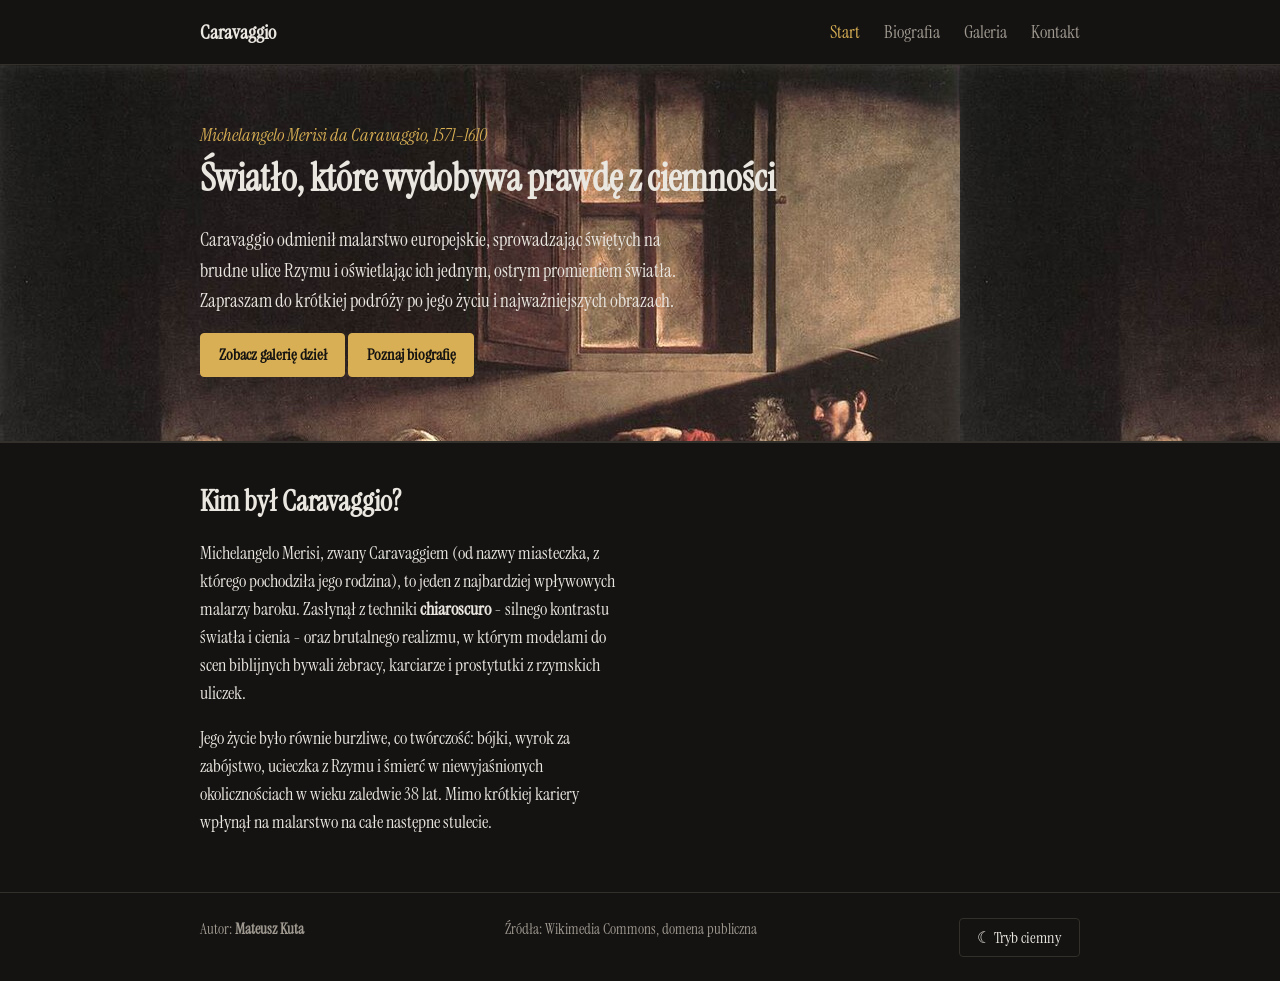
<file: first_project/index.html>
<!DOCTYPE html>
<html lang="pl">
<head>
    <meta charset="UTF-8">
    <meta name="viewport" content="width=device-width, initial-scale=1.0">
    <title>Caravaggio</title>
    <link rel="stylesheet" href="style.css">
</head>
<body>

    <!-- NAVIGATION -->
    <header class="site-header">
        <nav class="navbar">
            <a href="index.html" class="logo">Caravaggio</a>
            <button class="nav-toggle" id="navToggle" aria-label="Otwórz menu">☰</button>
            <ul class="nav-links" id="navLinks">
                <li><a href="index.html">Start</a></li>
                <li><a href="biografia.html">Biografia</a></li>
                <li><a href="galeria.html">Galeria</a></li>
                <li><a href="kontakt.html">Kontakt</a></li>
            </ul>
        </nav>
    </header>

    <main>

        <!-- HERO -->
        <section class="hero" style="background-image:url('./resources/Contarelli.jpg');">
            <div class="hero-content">
                <p class="hero-eyebrow">Michelangelo Merisi da Caravaggio, 1571–1610</p>
                <h1 class="title">Światło, które wydobywa prawdę z ciemności</h1>
                <p class="lead">
                Caravaggio odmienił malarstwo europejskie, sprowadzając świętych
                na brudne ulice Rzymu i oświetlając ich jednym, ostrym promieniem
                światła. Zapraszam do krótkiej podróży po jego życiu i najważniejszych obrazach.
                </p>
                <p>
                <a class="btn btn-solid" href="galeria.html">Zobacz galerię dzieł</a>
                <a class="btn btn-solid" href="biografia.html">Poznaj biografię</a>
                </p>
            </div>
        </section>

        <!-- INTRODUCTION -->
        <section>
            <div class="container two-col">
                <div>
                    <h2 class="section-title">Kim był Caravaggio?</h2>
                    <p>
                    Michelangelo Merisi, zwany Caravaggiem (od nazwy miasteczka,
                    z którego pochodziła jego rodzina), to jeden z najbardziej
                    wpływowych malarzy baroku. Zasłynął z techniki
                    <strong>chiaroscuro</strong> - silnego kontrastu światła
                    i cienia - oraz brutalnego realizmu, w którym modelami do
                    scen biblijnych bywali żebracy, karciarze i prostytutki
                    z rzymskich uliczek.
                    </p>
                    <p>
                    Jego życie było równie burzliwe, co twórczość: bójki,
                    wyrok za zabójstwo, ucieczka z Rzymu i śmierć w niewyjaśnionych
                    okolicznościach w wieku zaledwie 38 lat. Mimo krótkiej
                    kariery wpłynął na malarstwo na całe następne stulecie.
                    </p>
                </div>
            </div>
        </section>
    </main>

    <!-- FOOTER -->
    <footer class="site-footer">
          <div class="footer-inner">
              <p>Autor: <strong>Mateusz Kuta</strong></p><p class="source">Źródła: Wikimedia Commons, domena publiczna</p>
              <button class="theme-switch" id="themeSwitch" type="button">☾ Tryb ciemny</button>
          </div>
    </footer>

  <script src="script.js"></script>
</body>
</html>
</file>
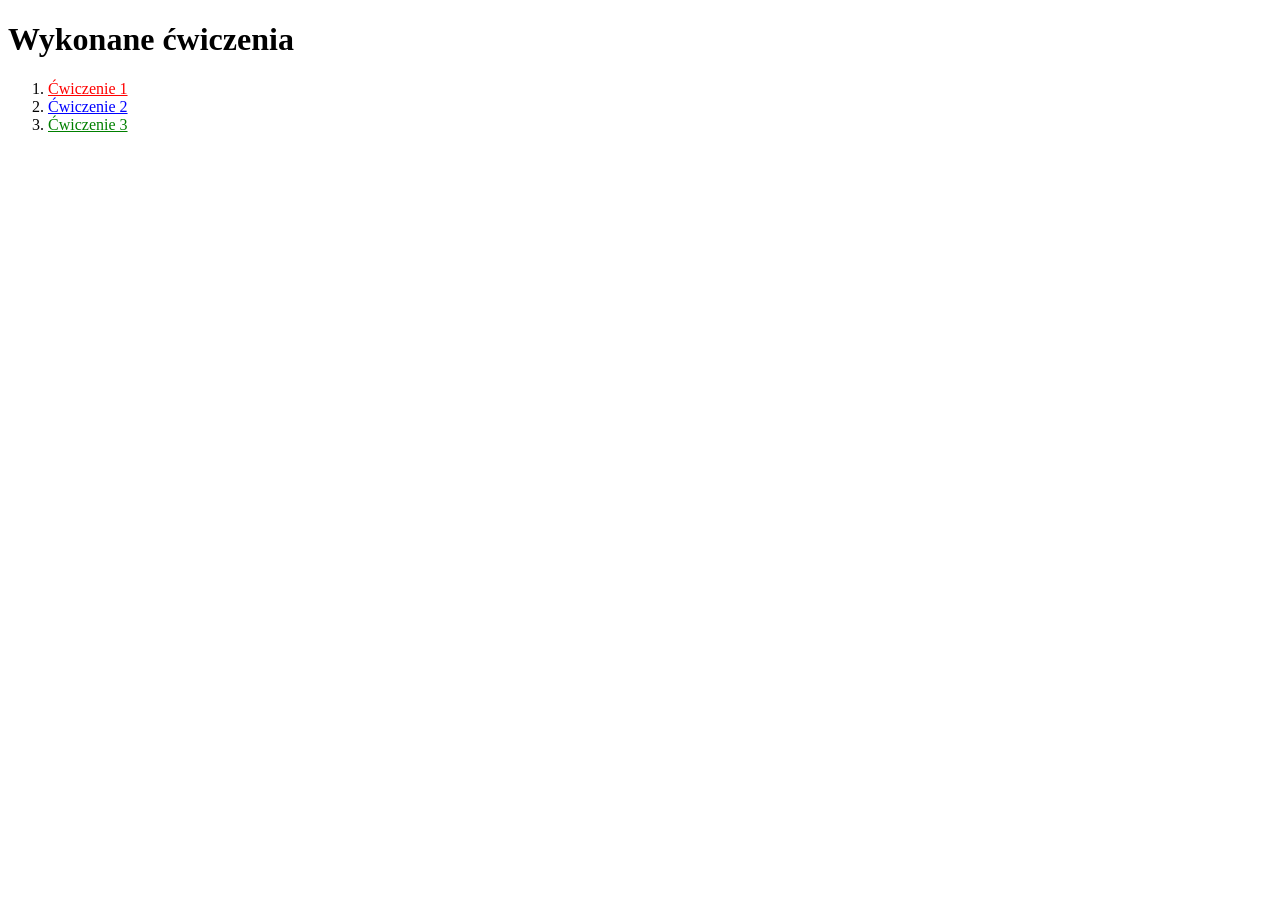
<file: Lab_01/index.html>
<!DOCTYPE html>
<html lang="pl">
    <head>
        <meta charset="UTF-8">
        <meta name="viewport" content="width=device-width, initial-scale=1.0">
        <title>Wykonane ćwiczenia</title>
        <link rel="stylesheet" href="style.css">
    </head>
    <body>
        <h1>Wykonane ćwiczenia</h1>
        <ol>
            <li><a href="article.html" class="link_1">Ćwiczenie 1</a></li>
            <li><a href="products.html" class="link_2">Ćwiczenie 2</a></li>
            <li><a href="squares.html" class="link_3">Ćwiczenie 3</a></li>
        </ol>
    </body>
</html>
</file>
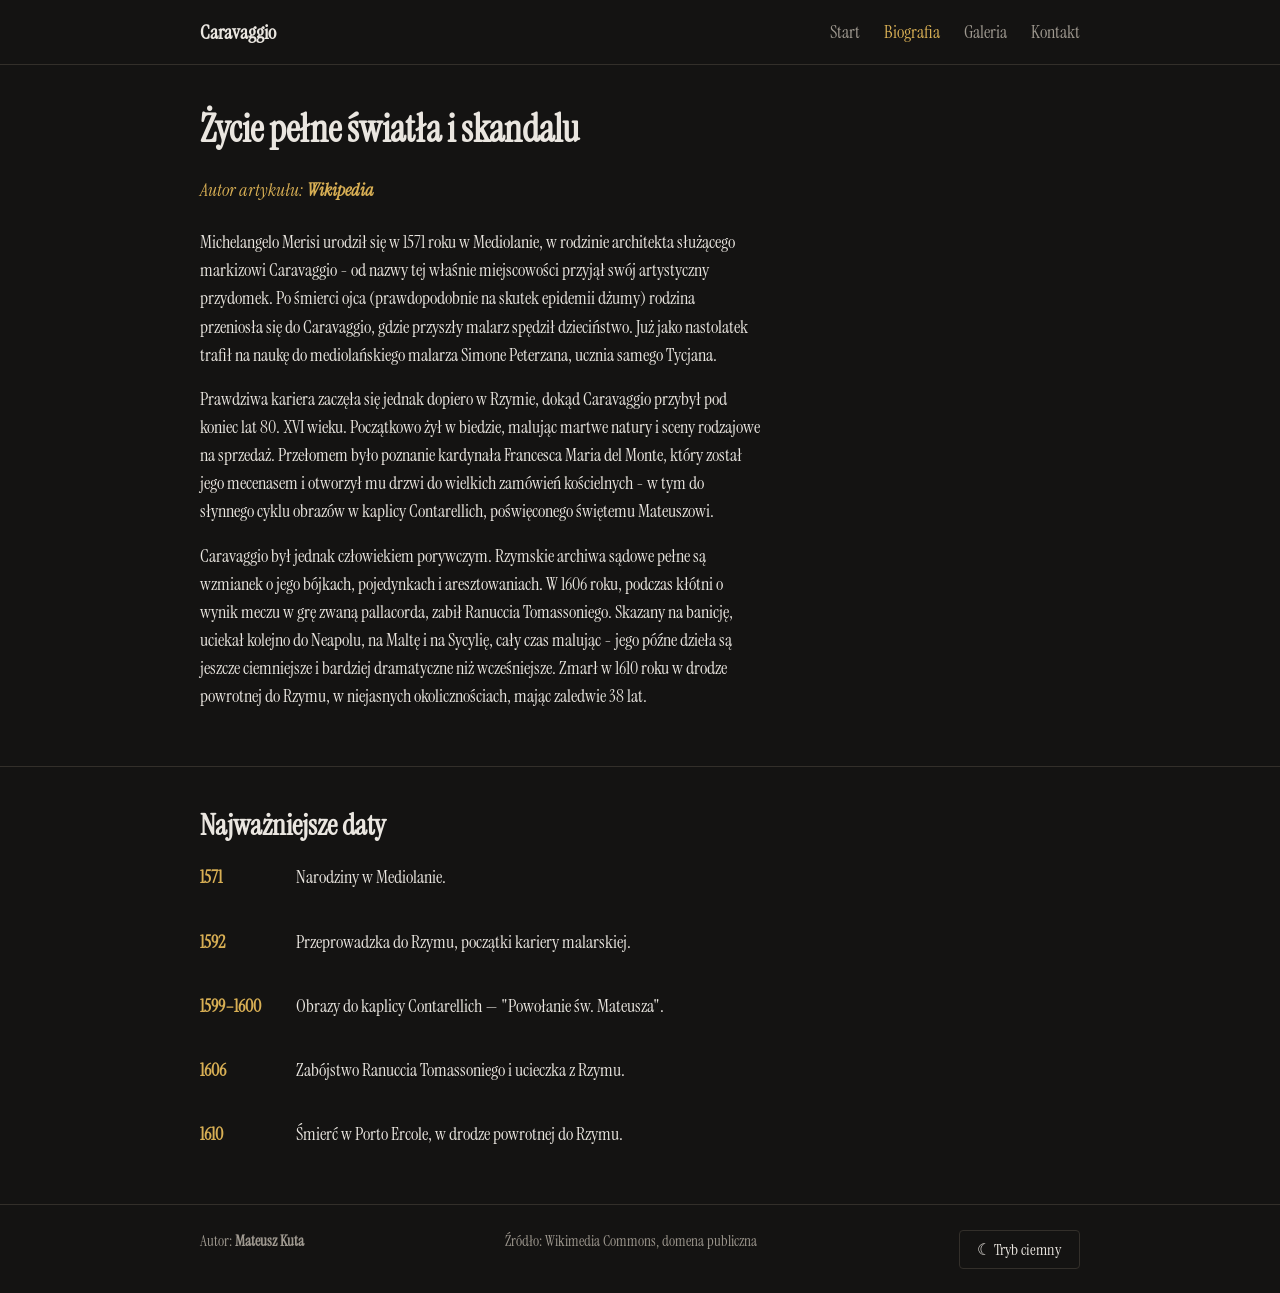
<file: first_project/biografia.html>
<!DOCTYPE html>
<html lang="pl">
<head>
    <meta charset="UTF-8">
    <meta name="viewport" content="width=device-width, initial-scale=1.0">
    <title>Biografia — Caravaggio</title>
    <link rel="stylesheet" href="style.css">
</head>
<body>

    <!-- NAVIGATION -->
    <header class="site-header">
        <nav class="navbar">
            <a href="index.html" class="logo">Caravaggio</a>
            <button class="nav-toggle" id="navToggle" aria-label="Otwórz menu">☰</button>
            <ul class="nav-links" id="navLinks">
                <li><a href="index.html">Start</a></li>
                <li><a href="biografia.html">Biografia</a></li>
                <li><a href="galeria.html">Galeria</a></li>
                <li><a href="kontakt.html">Kontakt</a></li>
            </ul>
        </nav>
    </header>

    <main>

        <!-- ARTICLE -->
        <section>
            <div class="container">
                <h1>Życie pełne światła i skandalu</h1>
                <p class="hero-eyebrow" style="margin-bottom:1.5rem;">Autor artykułu: <strong>Wikipedia</strong></p>

                <article style="max-width: 70ch;">
                    <p>
                    Michelangelo Merisi urodził się w 1571 roku w Mediolanie, w rodzinie
                    architekta służącego markizowi Caravaggio - od nazwy tej właśnie
                    miejscowości przyjął swój artystyczny przydomek. Po śmierci ojca
                    (prawdopodobnie na skutek epidemii dżumy) rodzina przeniosła się
                    do Caravaggio, gdzie przyszły malarz spędził dzieciństwo. Już jako
                    nastolatek trafił na naukę do mediolańskiego malarza Simone
                    Peterzana, ucznia samego Tycjana.
                    </p>
                    <p>
                    Prawdziwa kariera zaczęła się jednak dopiero w Rzymie, dokąd
                    Caravaggio przybył pod koniec lat 80. XVI wieku. Początkowo żył
                    w biedzie, malując martwe natury i sceny rodzajowe na sprzedaż.
                    Przełomem było poznanie kardynała Francesca Maria del Monte,
                    który został jego mecenasem i otworzył mu drzwi do wielkich
                    zamówień kościelnych - w tym do słynnego cyklu obrazów
                    w kaplicy Contarellich, poświęconego świętemu Mateuszowi.
                    </p>
                    <p>
                    Caravaggio był jednak człowiekiem porywczym. Rzymskie archiwa
                    sądowe pełne są wzmianek o jego bójkach, pojedynkach i aresztowaniach.
                    W 1606 roku, podczas kłótni o wynik meczu w grę zwaną pallacorda,
                    zabił Ranuccia Tomassoniego. Skazany na banicję, uciekał kolejno
                    do Neapolu, na Maltę i na Sycylię, cały czas malując - jego
                    późne dzieła są jeszcze ciemniejsze i bardziej dramatyczne niż
                    wcześniejsze. Zmarł w 1610 roku w drodze powrotnej do Rzymu,
                    w niejasnych okolicznościach, mając zaledwie 38 lat.
                    </p>
                </article>
            </div>
        </section>

        <!-- TIMELINE -->
        <section>
            <div class="container">
                <h2 class="section-title">Najważniejsze daty</h2>
                <div class="timeline">
                    <div class="timeline-item">
                        <span class="timeline-year">1571</span>
                        <p>Narodziny w Mediolanie.</p>
                    </div>
                    <div class="timeline-item">
                        <span class="timeline-year">1592</span>
                        <p>Przeprowadzka do Rzymu, początki kariery malarskiej.</p>
                    </div>
                    <div class="timeline-item">
                        <span class="timeline-year">1599–1600</span>
                        <p>Obrazy do kaplicy Contarellich — "Powołanie św. Mateusza".</p>
                    </div>
                    <div class="timeline-item">
                        <span class="timeline-year">1606</span>
                        <p>Zabójstwo Ranuccia Tomassoniego i ucieczka z Rzymu.</p>
                    </div>
                    <div class="timeline-item">
                        <span class="timeline-year">1610</span>
                        <p>Śmierć w Porto Ercole, w drodze powrotnej do Rzymu.</p>
                    </div>
                </div>
            </div>
        </section>
    </main>

    <!-- FOOTER -->
    <footer class="site-footer">
          <div class="footer-inner">
              <p>Autor: <strong>Mateusz Kuta</strong></p><p class="source">Źródło: Wikimedia Commons, domena publiczna</p>
              <button class="theme-switch" id="themeSwitch" type="button">☾ Tryb ciemny</button>
          </div>
    </footer>

  <script src="script.js"></script>
</body>
</html>
</file>
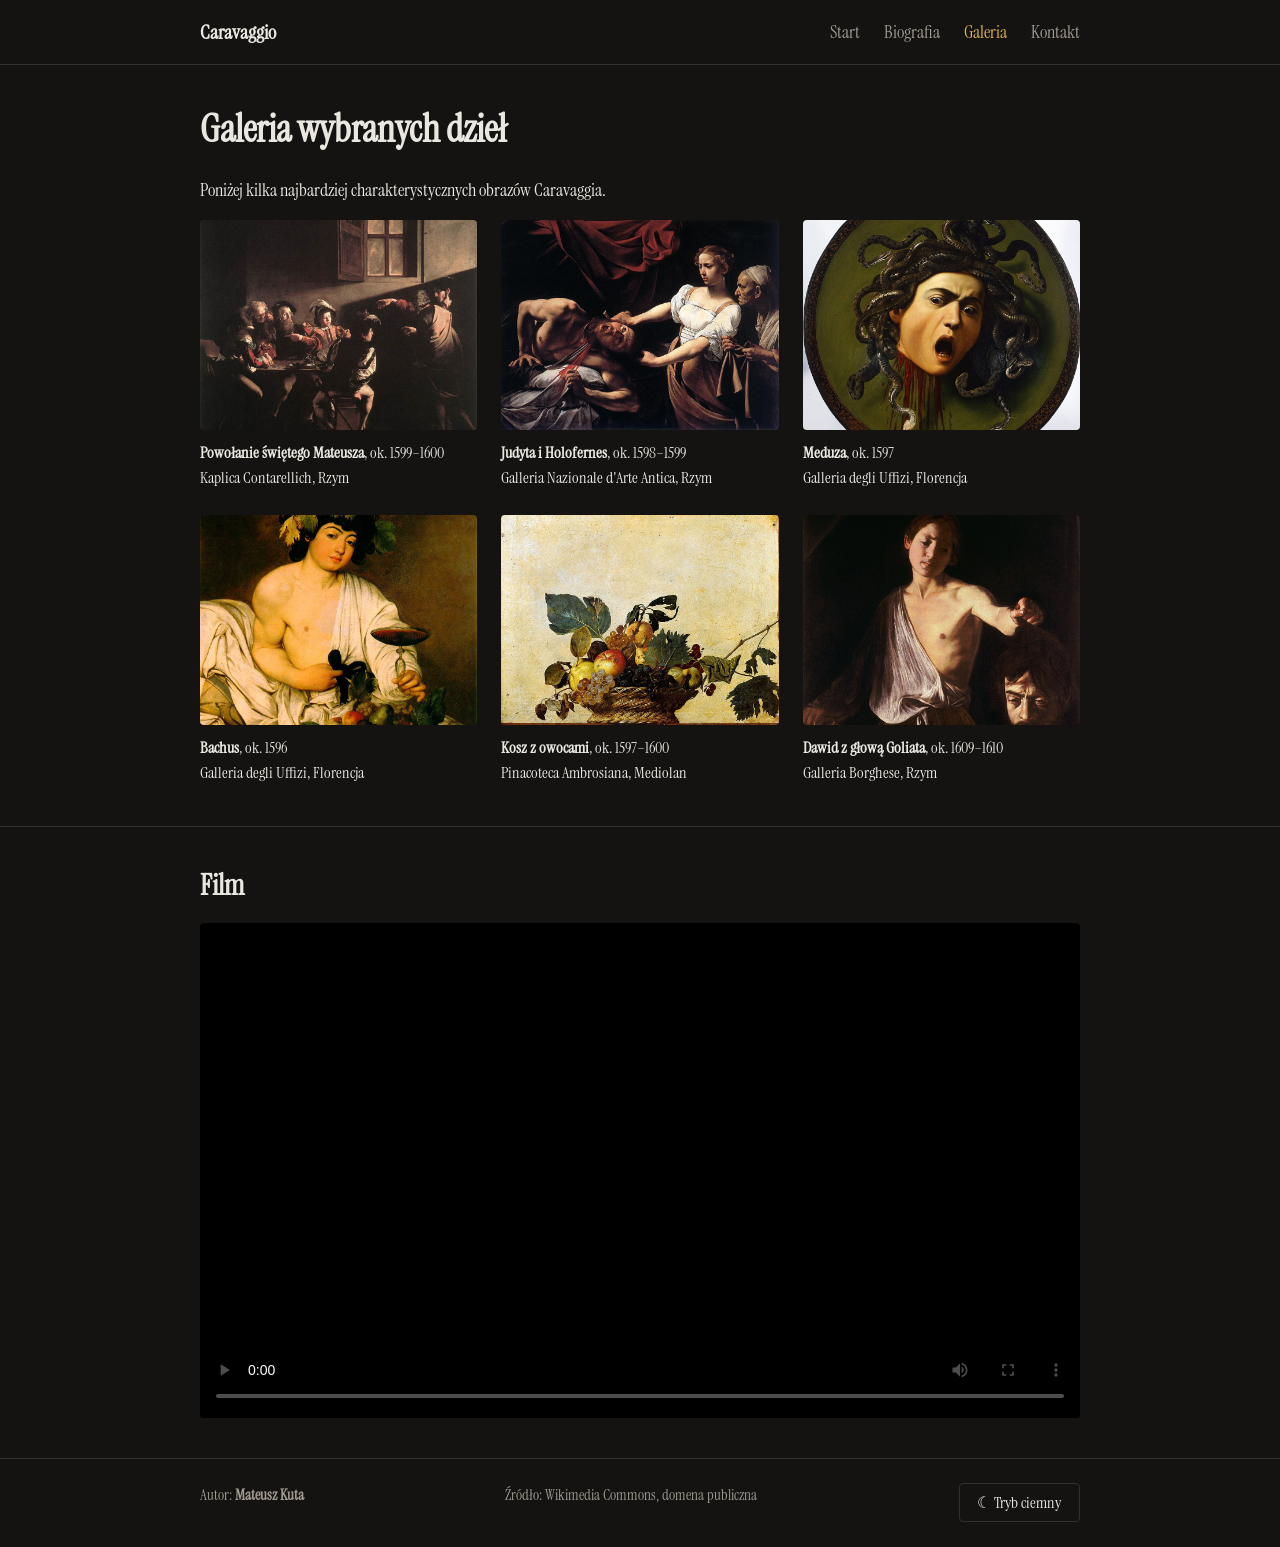
<file: first_project/galeria.html>
<!DOCTYPE html>
<html lang="pl">
<head>
    <meta charset="UTF-8">
    <meta name="viewport" content="width=device-width, initial-scale=1.0">
    <title>Galeria — Caravaggio</title>
    <link rel="stylesheet" href="style.css">
</head>
<body>

    <!-- NAVIGATION -->
    <header class="site-header">
        <nav class="navbar">
            <a href="index.html" class="logo">Caravaggio</a>
            <button class="nav-toggle" id="navToggle" aria-label="Otwórz menu">☰</button>
            <ul class="nav-links" id="navLinks">
                <li><a href="index.html">Start</a></li>
                <li><a href="biografia.html">Biografia</a></li>
                <li><a href="galeria.html">Galeria</a></li>
                <li><a href="kontakt.html">Kontakt</a></li>
            </ul>
        </nav>
    </header>

    <main>
        <section>
            <div class="container">
                <h1>Galeria wybranych dzieł</h1>
                <p style="max-width:75ch;">Poniżej kilka najbardziej charakterystycznych obrazów Caravaggia.</p>

                <div class="gallery-grid">
                    <figure class="gallery-item">
                        <img src="./resources/Contarelli.jpg"
                             alt="Powołanie świętego Mateusza, Caravaggio">
                        <figcaption>
                            <strong>Powołanie świętego Mateusza</strong>, ok. 1599–1600<br>
                            Kaplica Contarellich, Rzym
                        </figcaption>
                    </figure>

                    <figure class="gallery-item">
                        <img src="./resources/Judith_Beheading_Holofernes.jpg"
                           alt="Judyta ścinająca głowę Holofernesowi, Caravaggio">
                        <figcaption>
                            <strong>Judyta i Holofernes</strong>, ok. 1598–1599<br>
                            Galleria Nazionale d'Arte Antica, Rzym
                        </figcaption>
                    </figure>

                    <figure class="gallery-item">
                        <img src="./resources/Medusa.jpg"
                           alt="Meduza, Caravaggio">
                        <figcaption>
                            <strong>Meduza</strong>, ok. 1597<br>
                            Galleria degli Uffizi, Florencja
                        </figcaption>
                    </figure>

                    <figure class="gallery-item">
                        <img src="./resources/Bacchus.jpg"
                           alt="Bachus, Caravaggio">
                        <figcaption>
                            <strong>Bachus</strong>, ok. 1596<br>
                            Galleria degli Uffizi, Florencja
                        </figcaption>
                    </figure>

                    <figure class="gallery-item">
                        <img src="./resources/Canestra_di_frutta.jpg"
                           alt="Kosz z owocami, Caravaggio">
                        <figcaption>
                            <strong>Kosz z owocami</strong>, ok. 1597–1600<br>
                            Pinacoteca Ambrosiana, Mediolan
                        </figcaption>
                    </figure>

                    <figure class="gallery-item">
                        <img src="./resources/David_with_the_Head_of_Goliath.jpg"
                           alt="Dawid z głową Goliata, Caravaggio">
                        <figcaption>
                            <strong>Dawid z głową Goliata</strong>, ok. 1609–1610<br>
                            Galleria Borghese, Rzym
                        </figcaption>
                    </figure>
                </div>
            </div>
        </section>

        <section>
            <div class="container">
                <h2 class="section-title">Film</h2>
                <div class="video-wrap">
                    <video controls preload="auto"
                        poster="https://commons.wikimedia.org/wiki/Special:FilePath/CaravaggioContarelli.jpg?width=700">
                    <source src="https://commons.wikimedia.org/wiki/Special:FilePath/15th%20century%20Italian%20prints%20at%20Museum%20Boijmans%20Van%20Beuningen.webm" type="video/webm">
                    Twoja przeglądarka nie obsługuje znacznika wideo.
                    </video>
                </div>
            </div>
        </section>
    </main>

    <!-- FOOTER -->
    <footer class="site-footer">
          <div class="footer-inner">
              <p>Autor: <strong>Mateusz Kuta</strong></p><p class="source">Źródło: Wikimedia Commons, domena publiczna</p>
              <button class="theme-switch" id="themeSwitch" type="button">☾ Tryb ciemny</button>
          </div>
    </footer>

  <script src="script.js"></script>
</body>
</html>
</file>
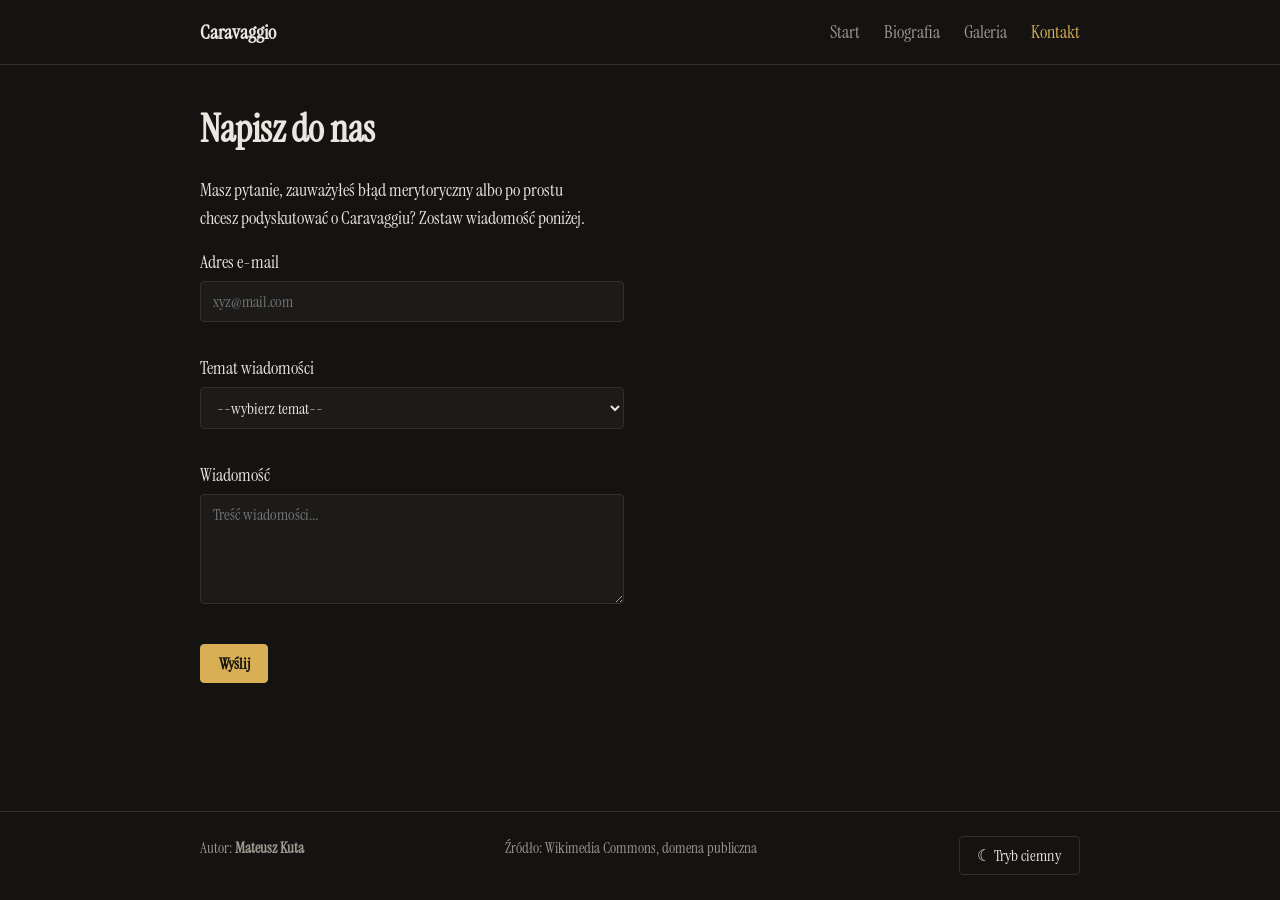
<file: first_project/kontakt.html>
<!DOCTYPE html>
<html lang="pl">
<head>
    <meta charset="UTF-8">
    <meta name="viewport" content="width=device-width, initial-scale=1.0">
    <title>Kontakt — Caravaggio</title>
    <link rel="stylesheet" href="style.css">
</head>
<body>

    <!-- NAVIGATION -->
    <header class="site-header">
        <nav class="navbar">
            <a href="index.html" class="logo">Caravaggio</a>
            <button class="nav-toggle" id="navToggle" aria-label="Otwórz menu">☰</button>
            <ul class="nav-links" id="navLinks">
                <li><a href="index.html">Start</a></li>
                <li><a href="biografia.html">Biografia</a></li>
                <li><a href="galeria.html">Galeria</a></li>
                <li><a href="kontakt.html">Kontakt</a></li>
            </ul>
        </nav>
    </header>

    <main>
        <section>
            <div class="container two-col">
            <div>
                <h1>Napisz do nas</h1>
                <p style="max-width:50ch;">
                    Masz pytanie, zauważyłeś błąd merytoryczny albo po
                    prostu chcesz podyskutować o Caravaggiu? Zostaw wiadomość poniżej.
                </p>
                <form id="contactForm" class="form-grid">
                    <div>
                        <label for="email">Adres e-mail</label>
                        <input type="email" id="email" name="email" placeholder="xyz@mail.com" required>
                        <p class="field-error" id="emailError"></p>
                    </div>
                    <div>
                        <label for="subject">Temat wiadomości</label>
                        <select id="subject" name="subject">
                            <option value="">--wybierz temat--</option>
                            <option value="pytanie">Pytanie o projekt</option>
                            <option value="blad">Zgłoszenie błędu na stronie</option>
                            <option value="wspolpraca">Propozycja współpracy</option>
                            <option value="inne">Inne</option>
                        </select>
                        <p class="field-error" id="subjectError"></p>
                    </div>
                    <div>
                        <label for="message">Wiadomość</label>
                        <textarea id="message" name="message" placeholder="Treść wiadomości..."></textarea>
                        <p class="field-error" id="messageError"></p>
                    </div>
                    <div>
                        <input type="submit" class="btn btn-solid" value="Wyślij">
                    </div>
                    <p class="form-status" id="formStatus"></p>
                </form>
            </div>
          </div>
        </section>
    </main>

    <!-- FOOTER -->
    <footer class="site-footer">
          <div class="footer-inner">
              <p>Autor: <strong>Mateusz Kuta</strong></p><p class="source">Źródło: Wikimedia Commons, domena publiczna</p>
              <button class="theme-switch" id="themeSwitch" type="button">☾ Tryb ciemny</button>
          </div>
    </footer>

  <script src="script.js"></script>
</body>
</html>
</file>
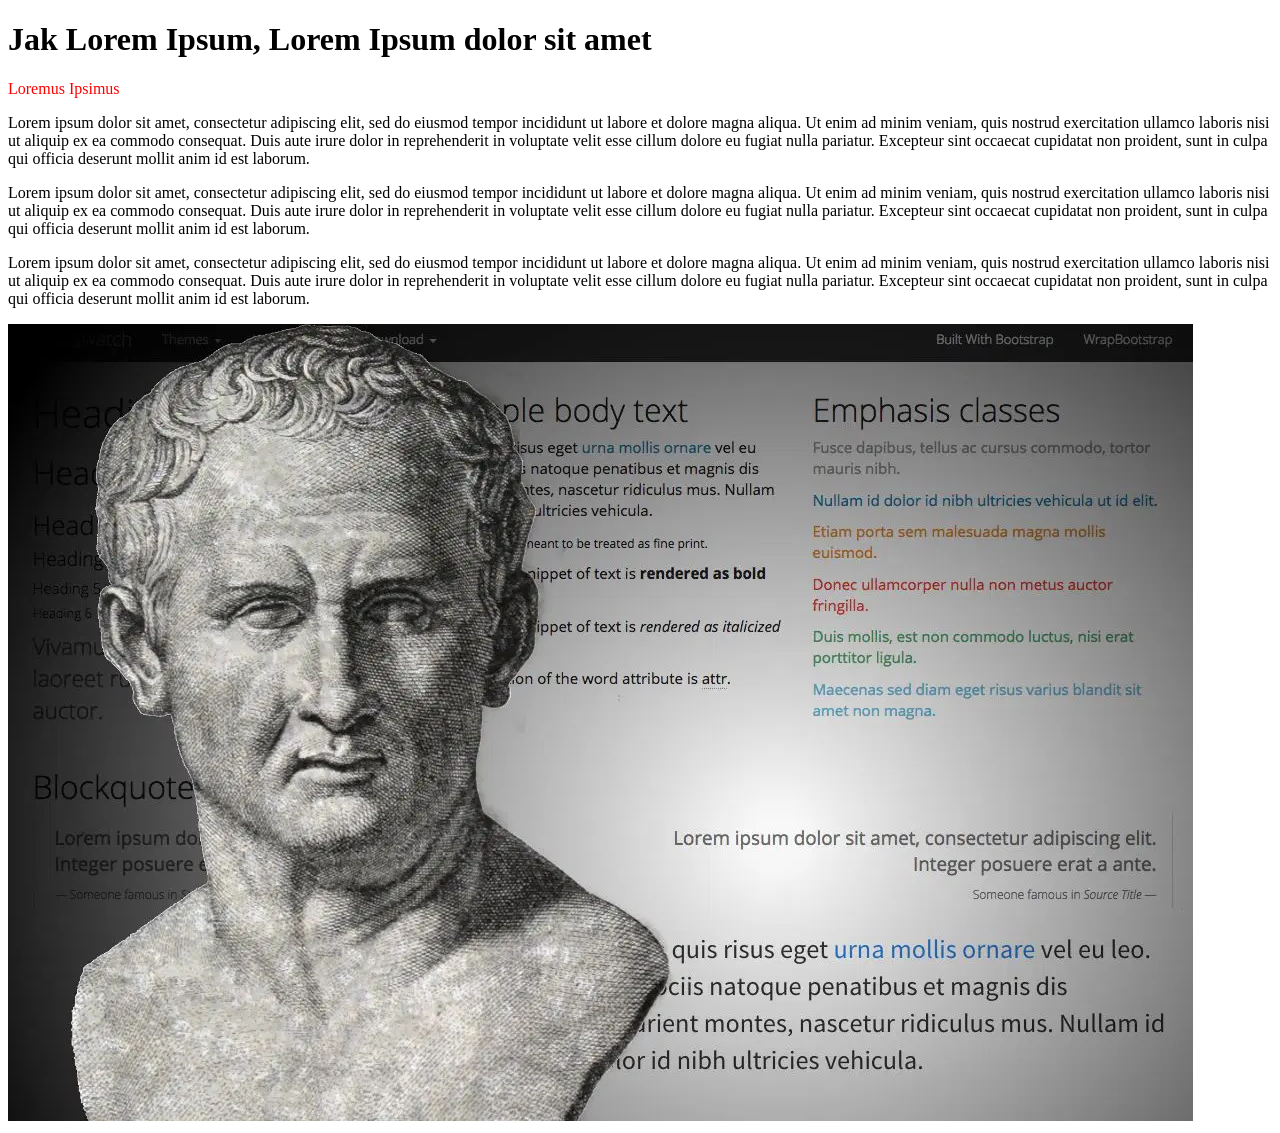
<file: Lab_01/article.html>
<!DOCTYPE html>
<html lang="pl">
    <head>
        <meta charset="UTF-8">
        <meta name="viewport" content="width=device-width, initial-scale=1.0">
        <title>Ćwiczenie 1</title>
        <link rel="stylesheet" href="style.css">
    </head>
    <body>
        <h1>Jak Lorem Ipsum, Lorem Ipsum dolor sit amet</h1>
        <p class="author">Loremus Ipsimus</p>

        <p>Lorem ipsum dolor sit amet, consectetur adipiscing elit, sed do eiusmod tempor incididunt ut labore et dolore magna aliqua. Ut enim ad minim veniam, quis nostrud exercitation ullamco laboris nisi ut aliquip ex ea commodo consequat. Duis aute irure dolor in reprehenderit in voluptate velit esse cillum dolore eu fugiat nulla pariatur. Excepteur sint occaecat cupidatat non proident, sunt in culpa qui officia deserunt mollit anim id est laborum.</p>

        <p>Lorem ipsum dolor sit amet, consectetur adipiscing elit, sed do eiusmod tempor incididunt ut labore et dolore magna aliqua. Ut enim ad minim veniam, quis nostrud exercitation ullamco laboris nisi ut aliquip ex ea commodo consequat. Duis aute irure dolor in reprehenderit in voluptate velit esse cillum dolore eu fugiat nulla pariatur. Excepteur sint occaecat cupidatat non proident, sunt in culpa qui officia deserunt mollit anim id est laborum.</p>

        <p>Lorem ipsum dolor sit amet, consectetur adipiscing elit, sed do eiusmod tempor incididunt ut labore et dolore magna aliqua. Ut enim ad minim veniam, quis nostrud exercitation ullamco laboris nisi ut aliquip ex ea commodo consequat. Duis aute irure dolor in reprehenderit in voluptate velit esse cillum dolore eu fugiat nulla pariatur. Excepteur sint occaecat cupidatat non proident, sunt in culpa qui officia deserunt mollit anim id est laborum.</p>

        <img src="img.png" alt="Zdjęcie">
    </body>
</html>
</file>
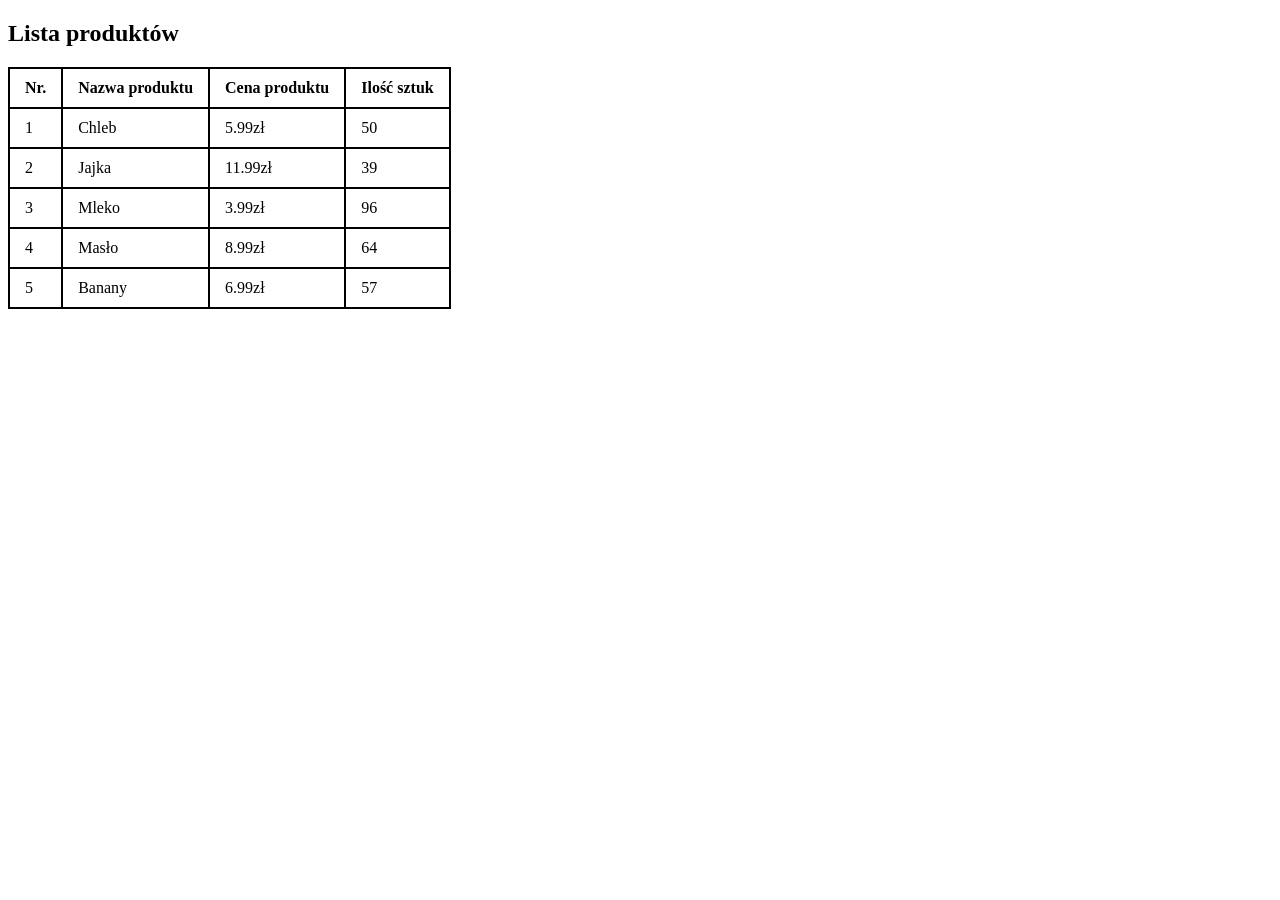
<file: Lab_01/products.html>
<!DOCTYPE html>
<html lang="pl">
    <head>
        <meta charset="UTF-8">
        <meta name="viewport" content="width=device-width, initial-scale=1.0">
        <title>Ćwiczenie 2</title>
        <link rel="stylesheet" href="style.css">
    </head>
    <body>
        <h2>Lista produktów</h2>

        <table class="table">
            <thead>
                <tr>
                    <th>Nr.</th>
                    <th>Nazwa produktu</th>
                    <th>Cena produktu</th>
                    <th>Ilość sztuk</th>
                </tr>
            </thead>
            <tbody>
                <tr>
                    <td>1</td>
                    <td>Chleb</td>
                    <td>5.99zł</td>
                    <td>50</td>
                </tr>
                <tr>
                    <td>2</td>
                    <td>Jajka</td>
                    <td>11.99zł</td>
                    <td>39</td>
                </tr>
                <tr>
                    <td>3</td>
                    <td>Mleko</td>
                    <td>3.99zł</td>
                    <td>96</td>
                </tr>
                <tr>
                    <td>4</td>
                    <td>Masło</td>
                    <td>8.99zł</td>
                    <td>64</td>
                </tr>
                <tr>
                    <td>5</td>
                    <td>Banany</td>
                    <td>6.99zł</td>
                    <td>57</td>
                </tr>
            </tbody>
        </table>
    </body>
</html>
</file>
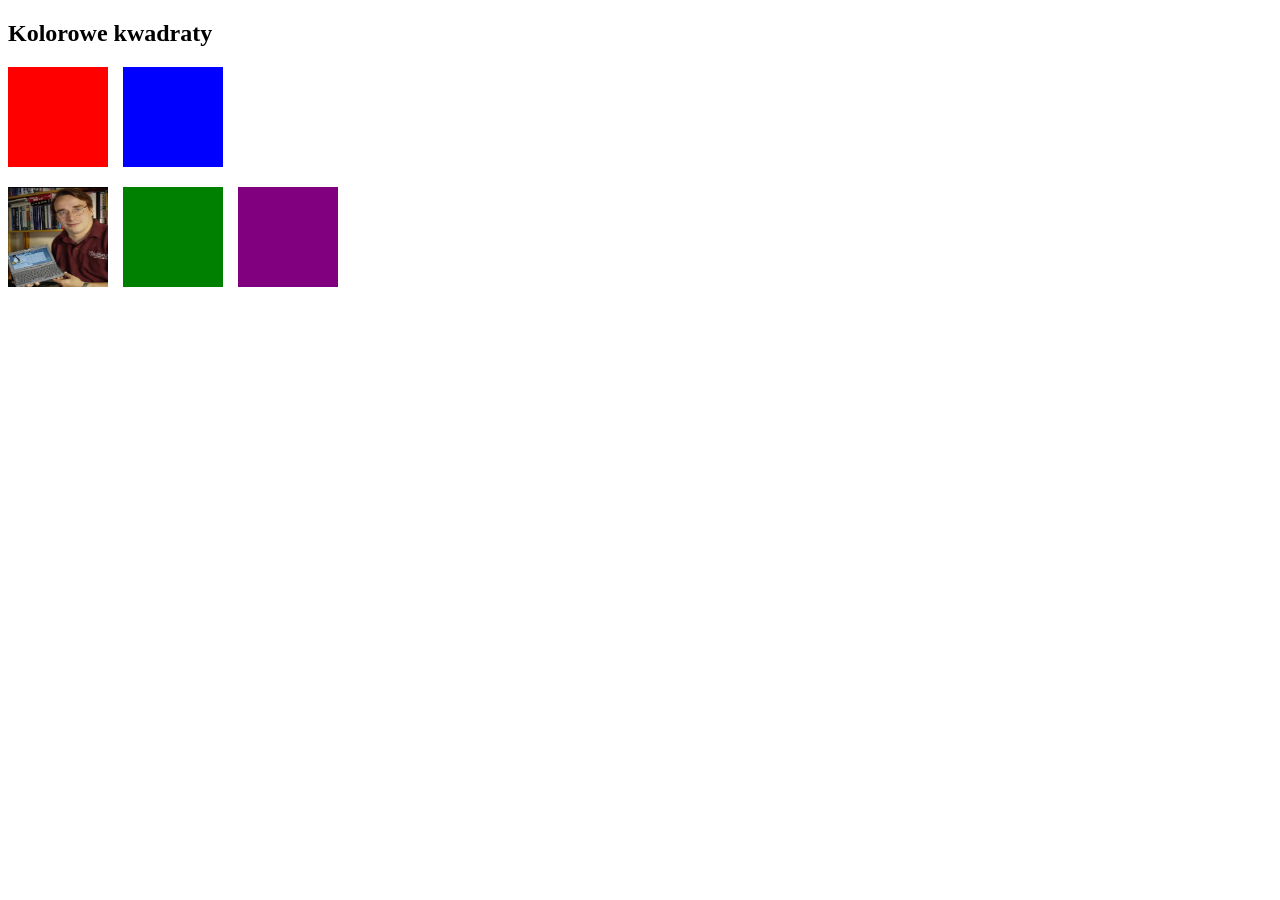
<file: Lab_01/squares.html>
<!DOCTYPE html>
<html lang="pl">
    <head>
        <meta charset="UTF-8">
        <meta name="viewport" content="width=device-width, initial-scale=1.0">
        <title>Ćwiczenie 3</title>
        <link rel="stylesheet" href="style.css">
    </head>
    <body>
        <h2>Kolorowe kwadraty</h2>

        <div class="row">
            <div class="square red_square"></div>
            <div class="square blue_square"></div>
        </div>

        <div class="row">
            <img class="square" src="img_1.png" alt="Linus">
            <div class=" square green_square"></div>
            <div class="square purple_square"></div>
        </div>
    </body>
</html>
</file>
<file: first_project/style.css>
/* ===================================================
                        FONT
   =================================================== */
@import url('https://fonts.googleapis.com/css2?family=Agrave+Pro:wght@100..700&family=Fondamento:ital@0;1&family=Instrument+Serif:ital@0;1&family=Montserrat:ital,wght@0,100..900;1,100..900&family=Oswald:wght@200..700&family=Playfair+Display:ital,wght@0,400..900;1,400..900&family=Playwrite+IS+Guides&display=swap');

/* ===================================================
                        VARS
   =================================================== */
:root {
    --bg: #141312;
    --bg-surface: #1d1b19;
    --accent: #d8af54;
    --text: #eae6e0;
    --text-muted: #9f9990;
    --border: #332f2a;
    --radius: 4px;
    --max-width: 920px;
    --font: 'Instrument Serif', Georgia, serif;
}

body.theme-light {
    --bg: #fbf9f5;
    --bg-surface: #f1ede4;
    --accent: #8f6412;
    --text: #24211d;
    --text-muted: #6e675d;
    --border: #dcd4c5;
}

*, *::before, *::after {
    box-sizing: border-box;
}

body {
    margin: 0;
    background: var(--bg);
    color: var(--text);
    font-family: var(--font);
    font-size: 1.1rem;
    line-height: 1.6;
    min-height: 100vh;
    display: flex;
    flex-direction: column;
}

/* ===================================================
                     TYPOGRAPHY
   =================================================== */
h1, h2, h3, h4 {
    line-height: 1.25;
    margin: 0 0 0.6em;
}

h1 { font-size: 2.4rem; }
h2 { font-size: 1.8rem; }
h3 { font-size: 1.3rem; }

p { margin: 0 0 1rem; }

a {
    color: var(--accent);
    text-decoration: none;
}

a:hover {
    text-decoration: underline;
}

img {
    max-width: 100%;
    display: block;
    border-radius: var(--radius);
}

.container,
.navbar,
.hero-content,
.footer-inner {
    width: 100%;
    max-width: var(--max-width);
    margin: 0 auto;
    padding: 0 1.25rem;
}

/* ===================================================
                     NAVIGATION
   =================================================== */
.site-header {
    border-bottom: 1px solid var(--border);
}

.navbar {
    padding-top: 1rem;
    padding-bottom: 1rem;
    display: flex;
    align-items: center;
    justify-content: space-between;
    position: relative;
}

.logo {
    font-weight: 700;
    font-size: 1.25rem;
    color: var(--text);
}

.logo:hover {
    text-decoration: none;
}

.nav-links {
    list-style: none;
    display: flex;
    gap: 1.5rem;
    margin: 0;
    padding: 0;
}

.nav-links a {
    color: var(--text-muted);
}

.nav-links a:hover,
.nav-links a.active {
    color: var(--accent);
    text-decoration: none;
}

.nav-toggle {
    display: none;
    background: none;
    border: 1px solid var(--border);
    border-radius: var(--radius);
    color: var(--text);
    padding: 0.35rem 0.65rem;
    cursor: pointer;
}

/* ===================================================
                   HERO & SECTIONS
   =================================================== */
.hero {
    padding: 3.5rem 0 3rem;
    border-bottom: 1px solid var(--border);
}

.hero-eyebrow {
    color: var(--accent);
    font-style: italic;
    margin-bottom: 0.3rem;
}

.hero h1.title {
    color: #eae6e0
}

.hero p.lead {
    max-width: 55ch;
    font-size: 1.2rem;
    color: #eae6e0;
}

section {
    padding: 2.5rem 0;
}

section + section {
    border-top: 1px solid var(--border);
}

.section-title {
    margin-bottom: 1.25rem;
}

.two-col {
    display: grid;
    grid-template-columns: 1fr 1fr;
    gap: 2rem;
    align-items: center;
}

/* ===================================================
                      BUTTONS
   =================================================== */
.btn,
.theme-switch {
    display: inline-block;
    padding: 0.5rem 1.1rem;
    border: 1px solid var(--border);
    border-radius: var(--radius);
    background: none;
    color: var(--text);
    font-family: inherit;
    font-size: 1rem;
    cursor: pointer;
}

.btn:hover,
.theme-switch:hover {
    border-color: var(--accent);
    text-decoration: none;
}

.btn-solid {
    background: var(--accent);
    border-color: var(--accent);
    color: #161412;
    font-weight: 600;
}

/* ===================================================
                GALLERY & BIOGRAPHY
   =================================================== */
.gallery-grid {
    display: grid;
    grid-template-columns: repeat(auto-fill, minmax(250px, 1fr));
    gap: 1.5rem;
}

.gallery-item {
    margin: 0;
}

.gallery-item img {
    width: 100%;
    height: 210px;
    object-fit: cover;
}

.gallery-item figcaption {
    padding-top: 0.6rem;
    font-size: 1rem;
}

.gallery-item figcaption .source {
    display: block;
    color: var(--text-muted);
    font-size: 0.9rem;
}

.video-wrap {
    position: relative;
    padding-bottom: 56.25%;
    border-radius: var(--radius);
    overflow: hidden;
    background: #000;
}

.video-wrap iframe,
.video-wrap video {
    position: absolute;
    inset: 0;
    width: 100%;
    height: 100%;
    border: 0;
}

.timeline {
    display: grid;
    gap: 1.25rem;
}

.timeline-item {
    display: grid;
    grid-template-columns: 80px 1fr;
    gap: 1rem;
}

.timeline-year {
    color: var(--accent);
    font-weight: 700;
}

/* ===================================================
                     FORM
   =================================================== */
.form-grid {
    display: grid;
    gap: 1rem;
    max-width: 460px;
}

label {
    display: block;
    margin-bottom: 0.3rem;
}

input[type="text"],
input[type="email"],
select,
textarea {
    width: 100%;
    padding: 0.55rem 0.75rem;
    background: var(--bg-surface);
    border: 1px solid var(--border);
    border-radius: var(--radius);
    color: var(--text);
    font-family: inherit;
    font-size: 1rem;
}

input:focus,
select:focus,
textarea:focus {
    border-color: var(--accent);
    outline: none;
}

textarea {
    resize: vertical;
    min-height: 110px;
}

.field-error {
    color: #e57373;
    font-size: 0.9rem;
    margin-top: 0.25rem;
}

.form-status {
    margin-top: 1rem;
    padding: 0.75rem;
    border: 1px solid var(--border);
    border-radius: var(--radius);
    display: none;
}

.form-status.visible {
    display: block;
}

/* ===================================================
                       FOOTER
   =================================================== */
.site-footer {
    margin-top: auto;
    border-top: 1px solid var(--border);
    padding: 1.5rem 0;
    color: var(--text-muted);
    font-size: 0.95rem;
}

.footer-inner {
    display: flex;
    justify-content: space-between;
    align-items: center;
}
</file>
<file: Lab_01/style.css>
.link_1 {
    color: Red;
}
.link_2 {
    color: Blue;
}
.link_3 {
    color: Green;
}

.author {
    color: Red;
}

.table {
    border-collapse: collapse;
}

.table th,
.table td {
    border: 2px solid Black;
    padding: 10px 15px;
}

.row {
    display: flex;
    gap: 15px;
    margin-bottom: 20px;
}
.square {
    width: 100px;
    height: 100px;
}
.red_square {
    background-color: Red;
}
.blue_square {
    background-color: Blue;
}
.green_square {
    background-color: Green;
}
.purple_square {
    background-color: Purple;
}
</file>
